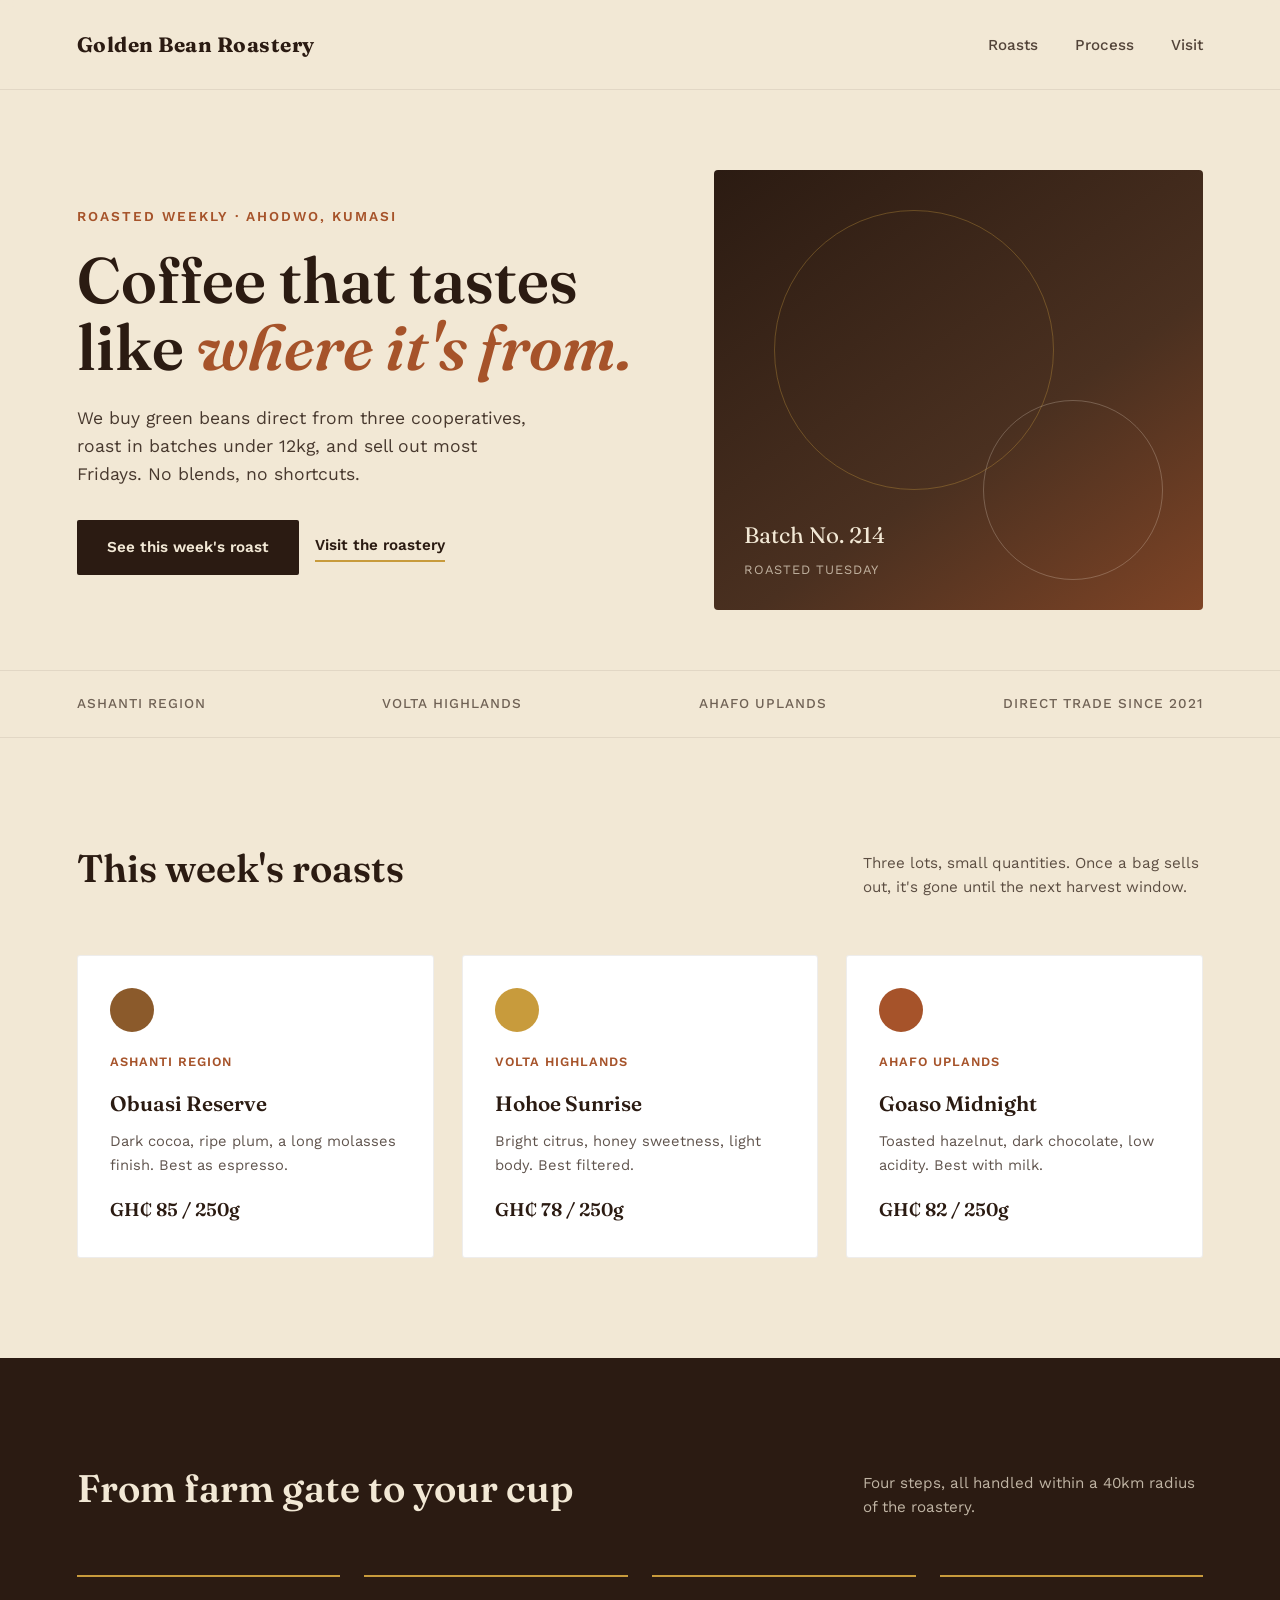
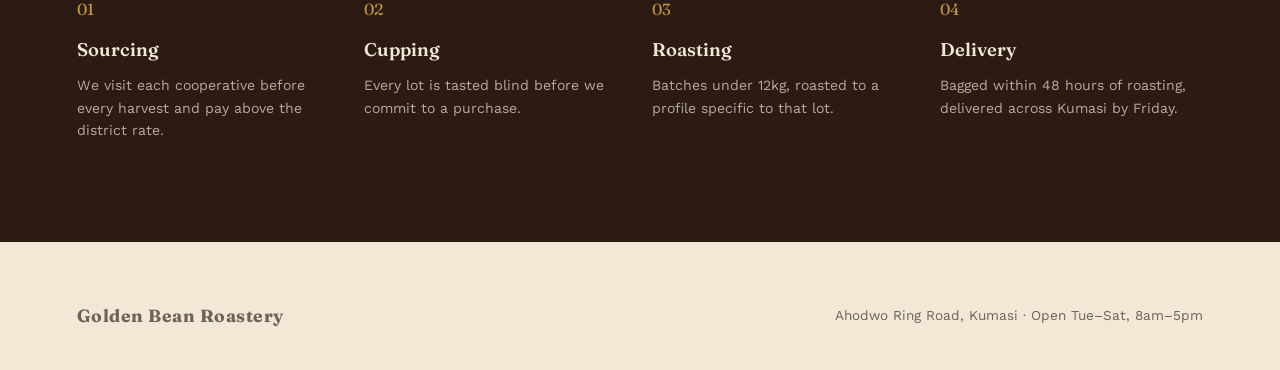
<file: index.html>
<!DOCTYPE html>
<html lang="en">
<head>
<meta charset="UTF-8">
<meta name="viewport" content="width=device-width, initial-scale=1.0">
<title>Golden Bean Roastery — Small-batch coffee, roasted in Kumasi</title>
<link rel="stylesheet" href="styles.css">
</head>
<body>

<header>
  <div class="logo">Golden Bean Roastery</div>
  <nav>
    <a href="#roasts">Roasts</a>
    <a href="#process">Process</a>
    <a href="#visit">Visit</a>
  </nav>
</header>

<section class="hero">
  <div>
    <div class="hero-eyebrow">Roasted weekly · Ahodwo, Kumasi</div>
    <h1>Coffee that tastes like <em>where it's from.</em></h1>
    <p>We buy green beans direct from three cooperatives, roast in batches under 12kg, and sell out most Fridays. No blends, no shortcuts.</p>
    <div class="cta-row">
      <a href="#roasts" class="btn-primary">See this week's roast</a>
      <a href="#visit" class="btn-text">Visit the roastery</a>
    </div>
  </div>
  <div class="hero-visual">
    <div class="bean-ring r1"></div>
    <div class="bean-ring r2"></div>
    <div class="roast-tag">Batch No. 214<span>Roasted Tuesday</span></div>
  </div>
</section>

<div class="origin-strip">
  <span>Ashanti Region</span>
  <span>Volta Highlands</span>
  <span>Ahafo Uplands</span>
  <span>Direct trade since 2021</span>
</div>

<section class="roasts" id="roasts">
  <div class="section-head">
    <h2>This week's roasts</h2>
    <p>Three lots, small quantities. Once a bag sells out, it's gone until the next harvest window.</p>
  </div>
  <div class="roast-grid">
    <div class="roast-card">
      <div class="roast-swatch" style="background:#8B5A2B;"></div>
      <div class="origin">Ashanti Region</div>
      <h3>Obuasi Reserve</h3>
      <p>Dark cocoa, ripe plum, a long molasses finish. Best as espresso.</p>
      <div class="price">GH₵ 85 / 250g</div>
    </div>
    <div class="roast-card">
      <div class="roast-swatch" style="background:#C89B3C;"></div>
      <div class="origin">Volta Highlands</div>
      <h3>Hohoe Sunrise</h3>
      <p>Bright citrus, honey sweetness, light body. Best filtered.</p>
      <div class="price">GH₵ 78 / 250g</div>
    </div>
    <div class="roast-card">
      <div class="roast-swatch" style="background:#A6532A;"></div>
      <div class="origin">Ahafo Uplands</div>
      <h3>Goaso Midnight</h3>
      <p>Toasted hazelnut, dark chocolate, low acidity. Best with milk.</p>
      <div class="price">GH₵ 82 / 250g</div>
    </div>
  </div>
</section>

<section class="process" id="process">
  <div class="section-head">
    <h2>From farm gate to your cup</h2>
    <p>Four steps, all handled within a 40km radius of the roastery.</p>
  </div>
  <div class="process-list">
    <div class="process-item">
      <div class="num">01</div>
      <h3>Sourcing</h3>
      <p>We visit each cooperative before every harvest and pay above the district rate.</p>
    </div>
    <div class="process-item">
      <div class="num">02</div>
      <h3>Cupping</h3>
      <p>Every lot is tasted blind before we commit to a purchase.</p>
    </div>
    <div class="process-item">
      <div class="num">03</div>
      <h3>Roasting</h3>
      <p>Batches under 12kg, roasted to a profile specific to that lot.</p>
    </div>
    <div class="process-item">
      <div class="num">04</div>
      <h3>Delivery</h3>
      <p>Bagged within 48 hours of roasting, delivered across Kumasi by Friday.</p>
    </div>
  </div>
</section>

<footer id="visit">
  <div class="logo">Golden Bean Roastery</div>
  <div>Ahodwo Ring Road, Kumasi · Open Tue–Sat, 8am–5pm</div>
</footer>

<script src="script.js"></script>
</body>
</html>
</file>
<file: styles.css>
@import url('https://fonts.googleapis.com/css2?family=Fraunces:opsz,wght@9..144,400;9..144,600;9..144,700&family=Work+Sans:wght@400;500;600&display=swap');

:root{
  --espresso:#2B1B12;
  --cream:#F2E8D5;
  --gold:#C89B3C;
  --teal:#3D5A55;
  --rust:#A6532A;
}
*{margin:0;padding:0;box-sizing:border-box;}
body{
  background:var(--cream);
  color:var(--espresso);
  font-family:'Work Sans', sans-serif;
  line-height:1.6;
}
h1,h2,h3{font-family:'Fraunces', serif;}
a{color:inherit;text-decoration:none;}

header{
  display:flex;
  justify-content:space-between;
  align-items:center;
  padding:28px 6%;
  position:sticky;
  top:0;
  background:rgba(242,232,213,0.92);
  backdrop-filter:blur(6px);
  z-index:10;
  border-bottom:1px solid rgba(43,27,18,0.08);
}
.logo{font-family:'Fraunces', serif;font-weight:700;font-size:1.3rem;letter-spacing:0.5px;}
nav a{margin-left:32px;font-size:0.95rem;font-weight:500;opacity:0.8;transition:opacity 0.2s;}
nav a:hover{opacity:1;}

.hero{
  display:grid;
  grid-template-columns:1.1fr 0.9fr;
  align-items:center;
  padding:80px 6% 60px;
  gap:40px;
}
.hero-eyebrow{
  font-size:0.85rem;
  letter-spacing:2px;
  text-transform:uppercase;
  color:var(--rust);
  font-weight:600;
  margin-bottom:18px;
}
.hero h1{
  font-size:clamp(2.6rem, 5vw, 4.2rem);
  font-weight:600;
  line-height:1.05;
  margin-bottom:24px;
}
.hero h1 em{font-style:italic;color:var(--rust);}
.hero p{font-size:1.1rem;max-width:460px;opacity:0.85;margin-bottom:32px;}
.cta-row{display:flex;gap:16px;align-items:center;}
.btn-primary{
  background:var(--espresso);
  color:var(--cream);
  padding:15px 30px;
  border-radius:2px;
  font-weight:600;
  font-size:0.95rem;
  display:inline-block;
  transition:transform 0.2s, background 0.2s;
}
.btn-primary:hover{background:var(--rust);transform:translateY(-2px);}
.btn-text{font-weight:600;font-size:0.95rem;border-bottom:2px solid var(--gold);padding-bottom:2px;}

.hero-visual{
  position:relative;
  height:440px;
  border-radius:4px;
  overflow:hidden;
  background:linear-gradient(145deg, var(--espresso) 0%, #4a3020 60%, var(--rust) 130%);
}
.bean-ring{
  position:absolute;
  border:1px solid rgba(200,155,60,0.35);
  border-radius:50%;
}
.bean-ring.r1{width:280px;height:280px;top:40px;left:60px;}
.bean-ring.r2{width:180px;height:180px;bottom:30px;right:40px;border-color:rgba(242,232,213,0.25);}
.roast-tag{
  position:absolute;
  bottom:30px;
  left:30px;
  color:var(--cream);
  font-family:'Fraunces', serif;
  font-size:1.4rem;
}
.roast-tag span{display:block;font-family:'Work Sans',sans-serif;font-size:0.8rem;opacity:0.7;letter-spacing:1px;text-transform:uppercase;margin-top:6px;}

.origin-strip{
  display:flex;
  border-top:1px solid rgba(43,27,18,0.12);
  border-bottom:1px solid rgba(43,27,18,0.12);
  padding:22px 6%;
  justify-content:space-between;
  flex-wrap:wrap;
  gap:20px;
  font-size:0.85rem;
  letter-spacing:1px;
  text-transform:uppercase;
  opacity:0.65;
  font-weight:500;
}

.roasts{
  padding:100px 6%;
}
.section-head{
  display:flex;
  justify-content:space-between;
  align-items:flex-end;
  margin-bottom:56px;
  flex-wrap:wrap;
  gap:16px;
}
.section-head h2{font-size:2.4rem;font-weight:600;}
.section-head p{max-width:340px;opacity:0.75;font-size:0.95rem;}

.roast-grid{
  display:grid;
  grid-template-columns:repeat(3, 1fr);
  gap:28px;
}
.roast-card{
  background:#fff;
  border:1px solid rgba(43,27,18,0.08);
  padding:32px;
  border-radius:3px;
  transition:transform 0.25s, box-shadow 0.25s;
  opacity:0;
  transform:translateY(16px);
}
.roast-card.visible{opacity:1;transform:translateY(0);}
.roast-card:hover{transform:translateY(-6px);box-shadow:0 20px 40px rgba(43,27,18,0.12);}
.roast-swatch{
  width:44px;height:44px;border-radius:50%;
  margin-bottom:20px;
}
.roast-card h3{font-size:1.3rem;margin-bottom:10px;font-weight:600;}
.roast-card .origin{font-size:0.8rem;text-transform:uppercase;letter-spacing:1px;color:var(--rust);font-weight:600;margin-bottom:14px;}
.roast-card p{font-size:0.92rem;opacity:0.75;margin-bottom:18px;}
.roast-card .price{font-family:'Fraunces',serif;font-size:1.15rem;font-weight:600;}

.process{
  background:var(--espresso);
  color:var(--cream);
  padding:100px 6%;
}
.process .section-head h2, .process .section-head p{color:var(--cream);}
.process-list{
  display:grid;
  grid-template-columns:repeat(4, 1fr);
  gap:24px;
}
.process-item{
  border-top:2px solid var(--gold);
  padding-top:20px;
  opacity:0;
  transform:translateY(16px);
}
.process-item.visible{opacity:1;transform:translateY(0);}
.process-item .num{font-family:'Fraunces',serif;font-size:1rem;color:var(--gold);margin-bottom:12px;}
.process-item h3{font-size:1.15rem;margin-bottom:10px;font-weight:600;}
.process-item p{font-size:0.88rem;opacity:0.7;}

footer{
  padding:60px 6% 40px;
  display:flex;
  justify-content:space-between;
  align-items:center;
  flex-wrap:wrap;
  gap:20px;
  font-size:0.85rem;
  opacity:0.65;
}
footer .logo{font-size:1.1rem;opacity:1;}

@media (max-width: 860px){
  .hero{grid-template-columns:1fr;}
  .roast-grid{grid-template-columns:1fr;}
  .process-list{grid-template-columns:1fr 1fr;}
  nav{display:none;}
}
</file>
